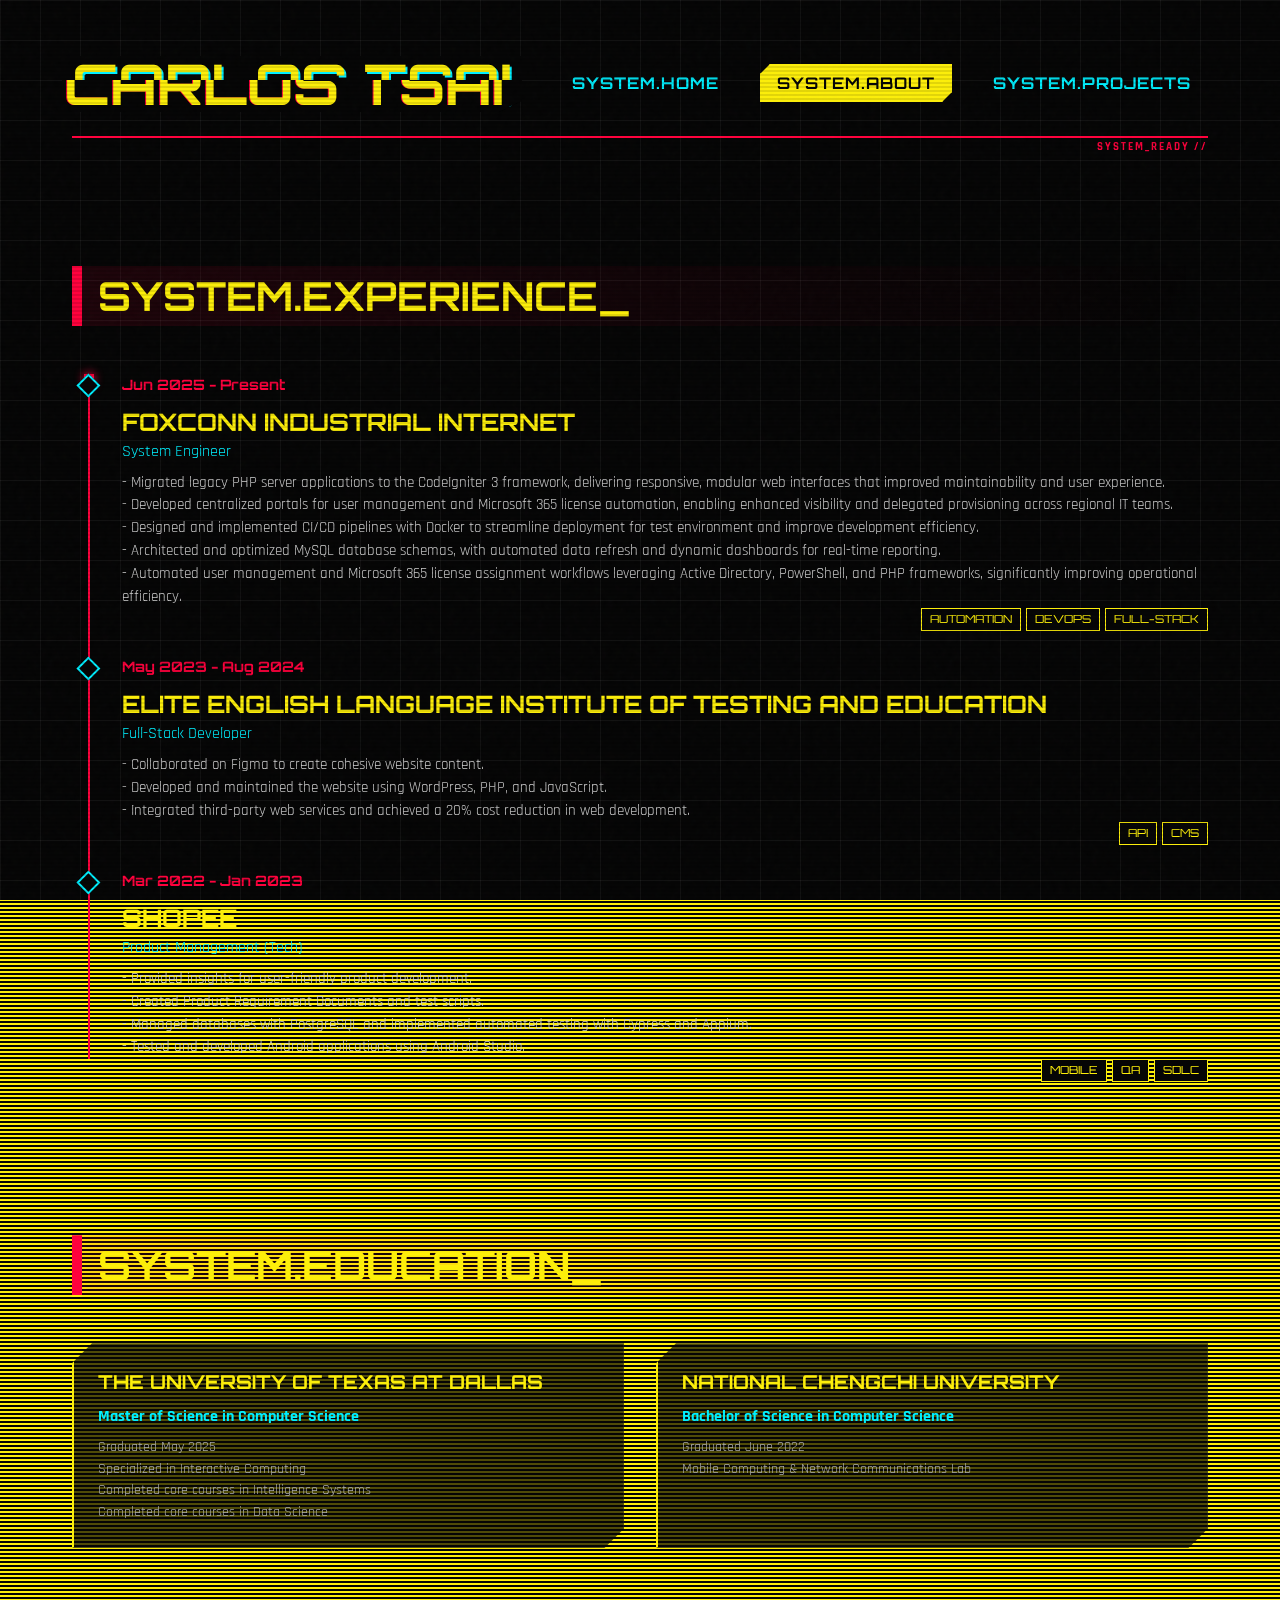
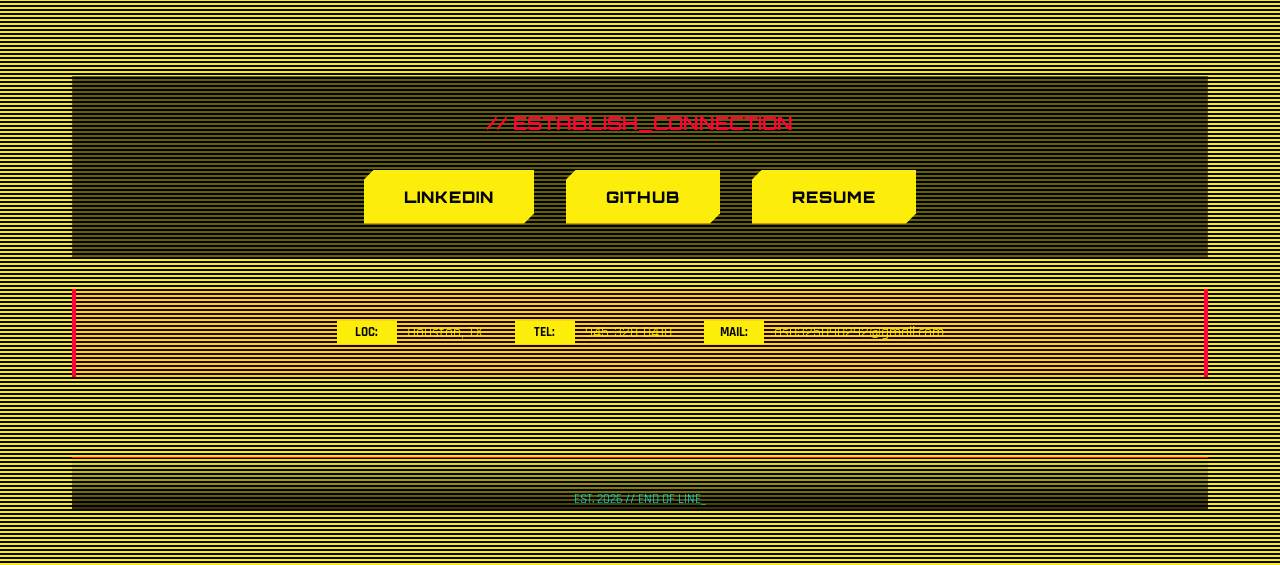
<file: about/index.html>
<!DOCTYPE html>
<html lang="en">

<head>
    <meta charset="UTF-8">
    <meta name="viewport" content="width=device-width, initial-scale=1.0">
    <title>Carlos Tsai | Experience</title>
    <link
        href="https://fonts.googleapis.com/css2?family=Orbitron:wght@400;500;700;900&family=Roboto+Mono:wght@300;400;700&display=swap"
        rel="stylesheet">
    <link rel="stylesheet" href="../styles.css">
    <link rel="icon" type="image/png" href="../assets/icon.png">
</head>

<body>
    <div class="scanlines"></div>
    <div class="overlay"></div>

    <div class="container">
        <header class="cyber-header">
            <h1 class="glitch" data-text="Carlos Tsai">Carlos Tsai</h1>
            <nav class="cyber-nav">
                <ul>
                    <li><a href="../" class="cyber-link">System.Home</a></li>
                    <li><a href="#" class="cyber-link active">System.About</a></li>
                    <li><a href="../projects" class="cyber-link">System.Projects</a></li>
                </ul>
            </nav>
        </header>

        <!-- Work Experience Section -->
        <section id="experience" class="section">
            <h2 class="section-title">System.<wbr>Experience_</h2>
            <div class="timeline">
                <div class="timeline-item">
                    <div class="timeline-date">Jun 2025 - Present</div>
                    <div class="timeline-content">
                        <h3>Foxconn Industrial Internet</h3>
                        <h4>System Engineer</h4>
                        <p>- Migrated legacy PHP server applications to the CodeIgniter 3 framework, delivering
                            responsive, modular web interfaces that improved maintainability and user experience.</p>
                        <p>- Developed centralized portals for user management and Microsoft 365 license automation,
                            enabling enhanced visibility and delegated provisioning across regional IT teams.</p>
                        <p>- Designed and implemented CI/CD pipelines with Docker to streamline deployment for test
                            environment and improve development efficiency.</p>
                        <p>- Architected and optimized MySQL database schemas, with automated data refresh and dynamic
                            dashboards for real-time reporting.</p>
                        <p>- Automated user management and Microsoft 365 license assignment workflows leveraging Active
                            Directory, PowerShell, and PHP frameworks, significantly improving operational efficiency.
                        </p>
                        <span class="tag">Full-Stack</span><span class="tag">DevOps</span><span
                            class="tag">Automation</span>
                    </div>
                </div>
                <div class="timeline-item">
                    <div class="timeline-date">May 2023 - Aug 2024</div>
                    <div class="timeline-content">
                        <h3>Elite English Language Institute of Testing and Education</h3>
                        <h4>Full-Stack Developer</h4>
                        <p>- Collaborated on Figma to create cohesive website content.</p>
                        <p>- Developed and maintained the website using WordPress, PHP, and JavaScript.</p>
                        <p>- Integrated third-party web services and achieved a 20% cost reduction in web development.
                        </p>
                        <span class="tag">CMS</span><span class="tag">API</span>
                    </div>
                </div>
                <div class="timeline-item">
                    <div class="timeline-date">Mar 2022 - Jan 2023</div>
                    <div class="timeline-content">
                        <h3>Shopee</h3>
                        <h4>Product Management (Tech)</h4>
                        <p>- Provided insights for user-friendly product development.</p>
                        <p>- Created Product Requirement Documents and test scripts.</p>
                        <p>- Managed databases with PostgreSQL and implemented automated testing with Cypress and
                            Appium.</p>
                        <p>- Tested and developed Android applications using Android Studio.</p>
                        <span class="tag">SDLC</span><span class="tag">QA</span><span class="tag">Mobile</span>
                    </div>
                </div>
            </div>
        </section>

        <!-- Education Section -->
        <section id="education" class="section">
            <h2 class="section-title">System.<wbr>Education_</h2>
            <div class="grid-container">
                <div class="card education-card">
                    <h3>The University of Texas at Dallas</h3>
                    <div class="subtitle">Master of Science in Computer Science</div>
                    <div class="date">Graduated May 2025</div>
                    <p class="details">Specialized in Interactive Computing</p>
                    <p class="details">Completed core courses in Intelligence Systems</p>
                    <p class="details">Completed core courses in Data Science</p>
                </div>
                <div class="card education-card">
                    <h3>National Chengchi University</h3>
                    <div class="subtitle">Bachelor of Science in Computer Science</div>
                    <div class="date">Graduated June 2022</div>
                    <p class="details">Mobile Computing & Network Communications Lab</p>
                </div>
            </div>
        </section>

        <!-- Links Section -->
        <section id="links" class="links-section">
            <div class="cyber-card">
                <h3>// ESTABLISH_CONNECTION</h3>
                <div class="social-links">
                    <a href="https://www.linkedin.com/in/carlostsai/" target="_blank" class="cyber-button">
                        <span class="icon">LINKEDIN</span>
                    </a>
                    <a href="https://github.com/xxittysnxx" target="_blank" class="cyber-button">
                        <span class="icon">GITHUB</span>
                    </a>
                    <a href="../assets/CV.pdf" target="_blank" class="cyber-button"> <!-- Resume Placeholder -->
                        <span class="icon">RESUME</span>
                    </a>
                </div>
            </div>
            <div class="contact-section">
                <div class="contact-details">
                    <p><span class="label">LOC:</span> Houston, TX</p>
                    <p><span class="label">TEL:</span> <a href="sms:9453280418"
                            style="color: inherit; text-decoration: none;">945-328-0418</a></p>
                    <p><span class="label">MAIL:</span> <a href="mailto:as0325090292@gmail.com"
                            style="color: inherit; text-decoration: none;">as0325090292@gmail.com</a></p>
                </div>
            </div>
        </section>

        <footer class="cyber-footer">
            <p>EST. 2026 // END OF LINE_</p>
        </footer>
    </div>
</body>

</html>
</file>
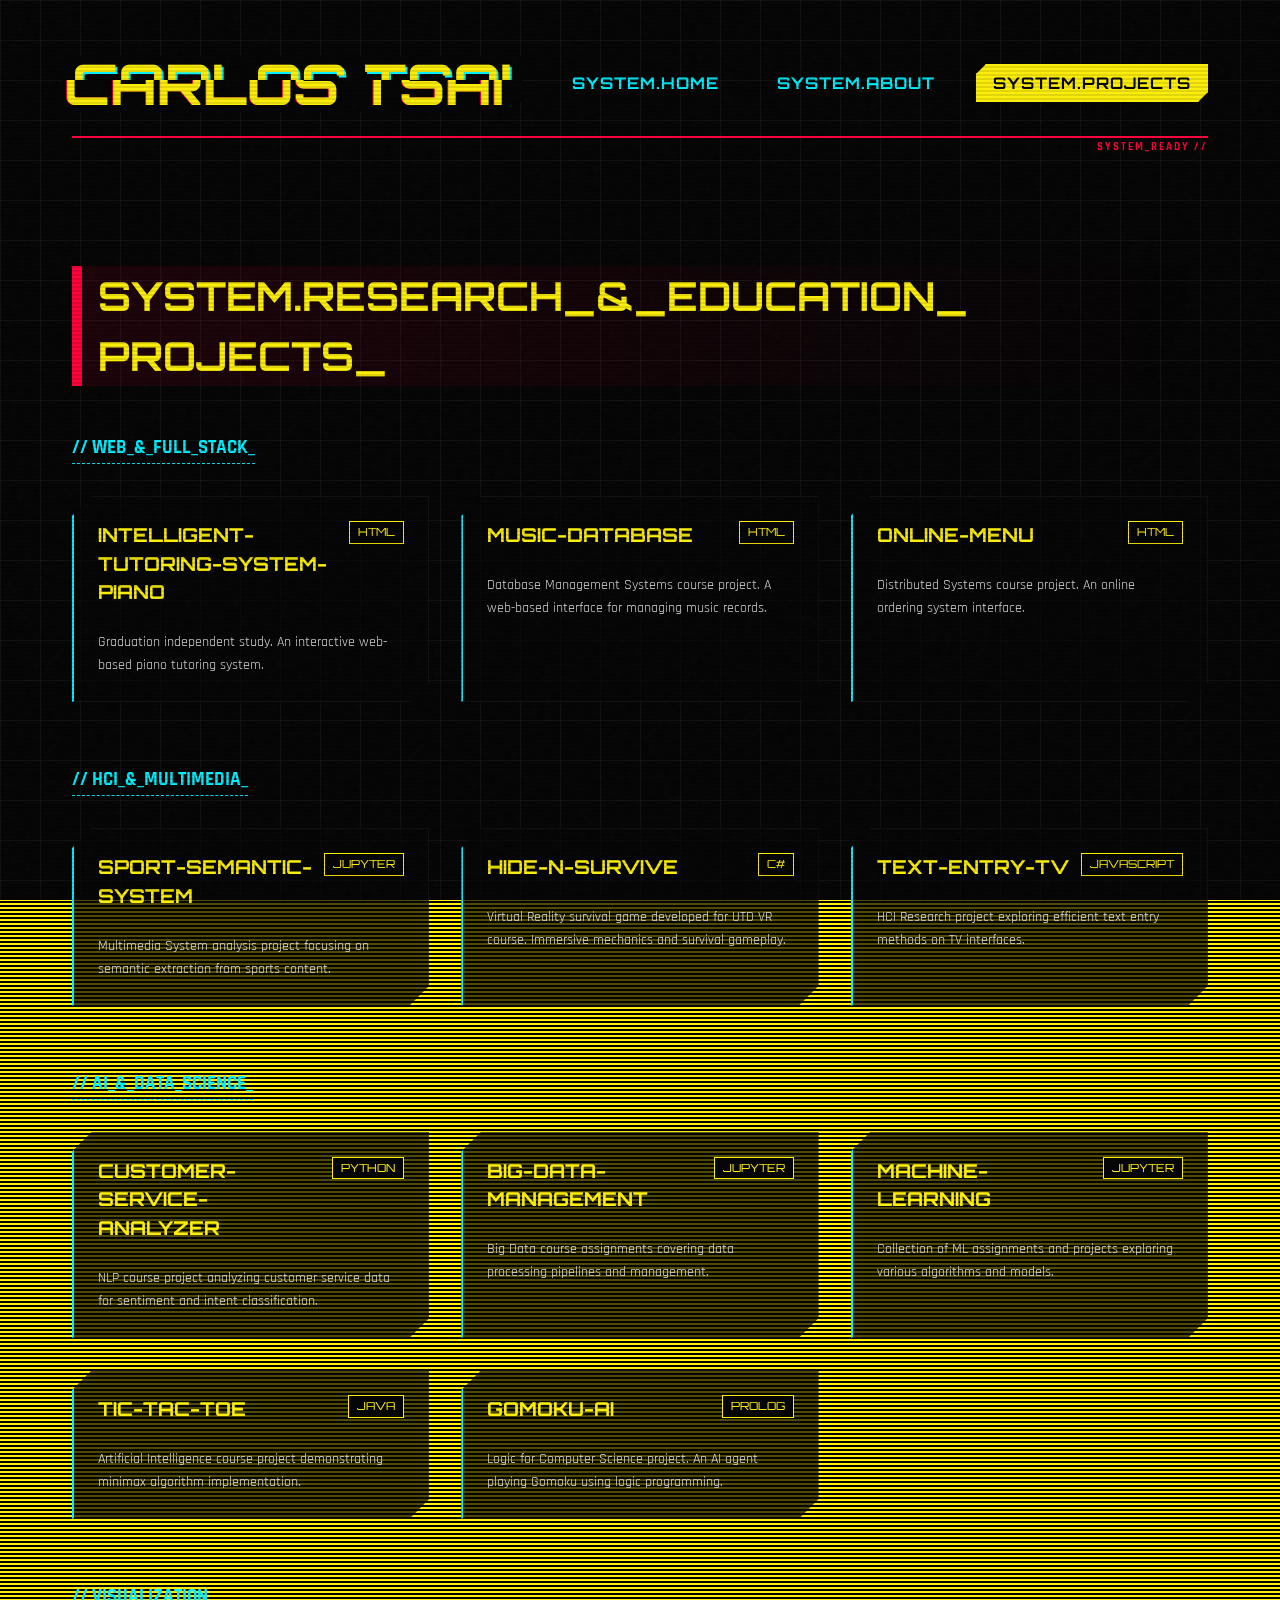
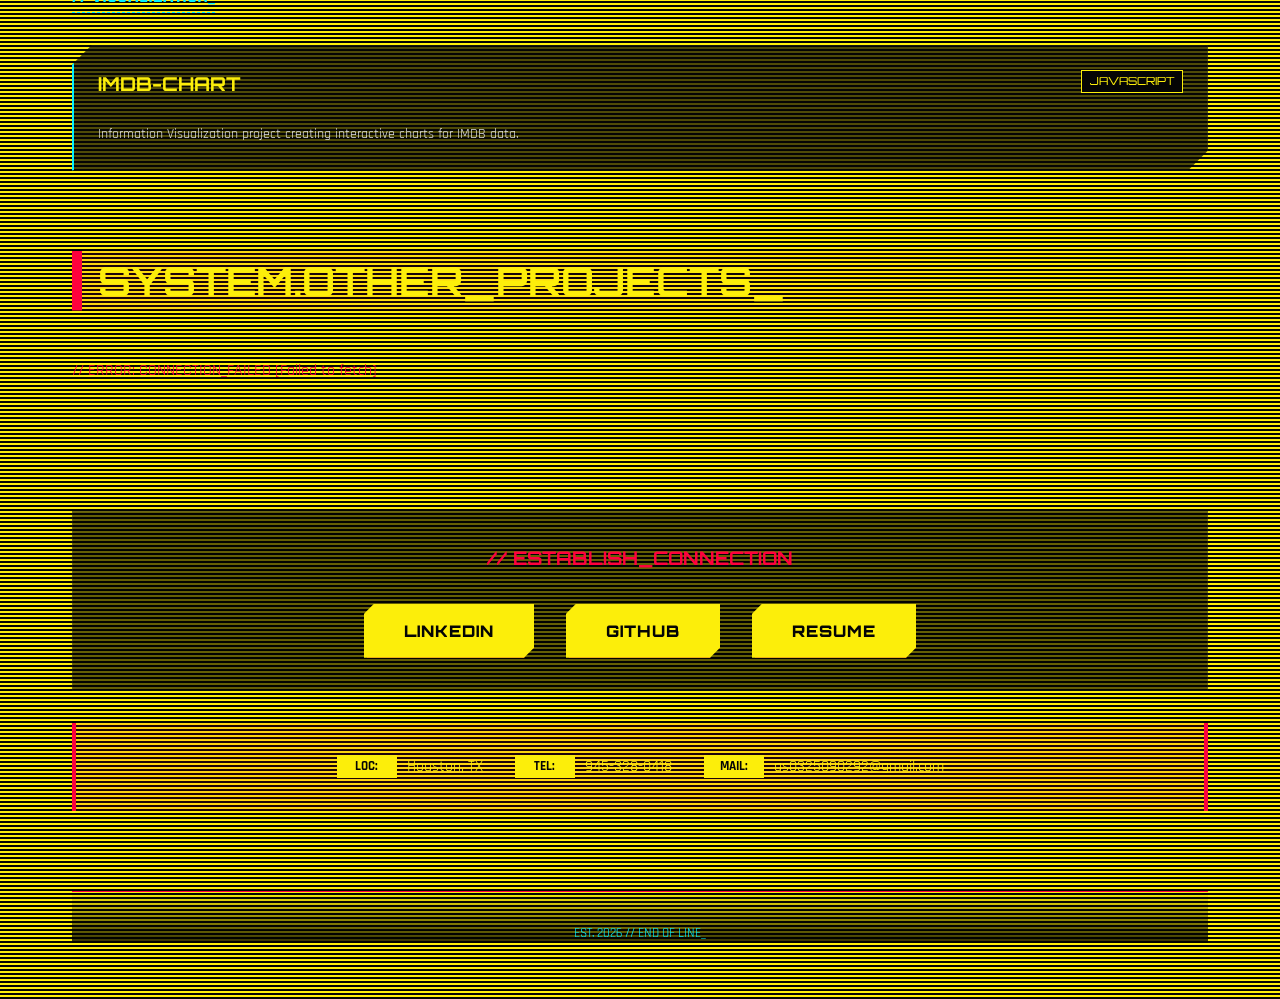
<file: projects/index.html>
<!DOCTYPE html>
<html lang="en">

<head>
    <meta charset="UTF-8">
    <meta name="viewport" content="width=device-width, initial-scale=1.0">
    <title>Carlos Tsai | Projects</title>
    <link
        href="https://fonts.googleapis.com/css2?family=Orbitron:wght@400;500;700;900&family=Roboto+Mono:wght@300;400;700&display=swap"
        rel="stylesheet">
    <link rel="stylesheet" href="../styles.css">
    <link rel="icon" type="image/png" href="../assets/icon.png">
</head>

<body>
    <div class="scanlines"></div>
    <div class="overlay"></div>

    <div class="container">
        <header class="cyber-header">
            <h1 class="glitch" data-text="Carlos Tsai">Carlos Tsai</h1>
            <nav class="cyber-nav">
                <ul>
                    <li><a href="../" class="cyber-link">System.Home</a></li>
                    <li><a href="../about" class="cyber-link">System.About</a></li>
                    <li><a href="#" class="cyber-link active">System.Projects</a></li>
                </ul>
            </nav>
        </header>

        <!-- Projects Section -->
        <section id="projects" class="section">
            <h2 class="section-title">System.<wbr>Research_<wbr>&_<wbr>Education_<wbr>Projects_</h2>

            <!-- 1. Web & Full Stack -->
            <h3 class="subsection-title" id="web">// WEB_&_FULL_STACK_</h3>
            <div class="projects-grid">
                <a href="https://github.com/xxittysnxx/intelligent-tutoring-system-piano" target="_blank"
                    class="project-card">
                    <div class="card-header">
                        <h4>intelligent-tutoring-system-piano</h4>
                        <span class="lang-tag">HTML</span>
                    </div>
                    <p>Graduation independent study. An interactive web-based piano tutoring system.</p>
                </a>

                <a href="https://github.com/xxittysnxx/music-database" target="_blank" class="project-card">
                    <div class="card-header">
                        <h4>music-database</h4>
                        <span class="lang-tag">HTML</span>
                    </div>
                    <p>Database Management Systems course project. A web-based interface for managing music records.</p>
                </a>

                <a href="https://github.com/xxittysnxx/online-menu" target="_blank" class="project-card">
                    <div class="card-header">
                        <h4>online-menu</h4>
                        <span class="lang-tag">HTML</span>
                    </div>
                    <p>Distributed Systems course project. An online ordering system interface.</p>
                </a>
            </div>

            <!-- 2. HCI & Multimedia -->
            <h3 class="subsection-title" id="hci" style="margin-top: 4rem;">// HCI_&_MULTIMEDIA_</h3>
            <div class="projects-grid">
                <a href="https://github.com/xxittysnxx/sport-semantic-system" target="_blank" class="project-card">
                    <div class="card-header">
                        <h4>sport-semantic-system</h4>
                        <span class="lang-tag">Jupyter</span>
                    </div>
                    <p>Multimedia System analysis project focusing on semantic extraction from sports content.</p>
                </a>

                <a href="https://github.com/xxittysnxx/hide-n-survive" target="_blank" class="project-card">
                    <div class="card-header">
                        <h4>hide-n-survive</h4>
                        <span class="lang-tag">C#</span>
                    </div>
                    <p>Virtual Reality survival game developed for UTD VR course. Immersive mechanics and survival
                        gameplay.</p>
                </a>

                <a href="https://github.com/xxittysnxx/text-entry-tv" target="_blank" class="project-card">
                    <div class="card-header">
                        <h4>text-entry-tv</h4>
                        <span class="lang-tag">JavaScript</span>
                    </div>
                    <p>HCI Research project exploring efficient text entry methods on TV interfaces.</p>
                </a>
            </div>

            <!-- 3. AI & Data Science -->
            <h3 class="subsection-title" id="ai" style="margin-top: 4rem;">// AI_&_DATA_SCIENCE_</h3>
            <div class="projects-grid">
                <a href="https://github.com/xxittysnxx/customer-service-analyzer" target="_blank" class="project-card">
                    <div class="card-header">
                        <h4>customer-service-analyzer</h4>
                        <span class="lang-tag">Python</span>
                    </div>
                    <p>NLP course project analyzing customer service data for sentiment and intent classification.</p>
                </a>

                <a href="https://github.com/xxittysnxx/big-data-management" target="_blank" class="project-card">
                    <div class="card-header">
                        <h4>big-data-management</h4>
                        <span class="lang-tag">Jupyter</span>
                    </div>
                    <p>Big Data course assignments covering data processing pipelines and management.</p>
                </a>

                <a href="https://github.com/xxittysnxx/machine-learning" target="_blank" class="project-card">
                    <div class="card-header">
                        <h4>machine-learning</h4>
                        <span class="lang-tag">Jupyter</span>
                    </div>
                    <p>Collection of ML assignments and projects exploring various algorithms and models.</p>
                </a>

                <a href="https://github.com/xxittysnxx/tic-tac-toe" target="_blank" class="project-card">
                    <div class="card-header">
                        <h4>tic-tac-toe</h4>
                        <span class="lang-tag">Java</span>
                    </div>
                    <p>Artificial Intelligence course project demonstrating minimax algorithm implementation.</p>
                </a>

                <a href="https://github.com/xxittysnxx/gomoku-ai" target="_blank" class="project-card">
                    <div class="card-header">
                        <h4>gomoku-ai</h4>
                        <span class="lang-tag">Prolog</span>
                    </div>
                    <p>Logic for Computer Science project. An AI agent playing Gomoku using logic programming.</p>
                </a>
            </div>

            <!-- 4. Visualization -->
            <h3 class="subsection-title" id="viz" style="margin-top: 4rem;">// VISUALIZATION_</h3>
            <div class="projects-grid">
                <a href="https://github.com/xxittysnxx/imdb-chart" target="_blank" class="project-card">
                    <div class="card-header">
                        <h4>imdb-chart</h4>
                        <span class="lang-tag">JavaScript</span>
                    </div>
                    <p>Information Visualization project creating interactive charts for IMDB data.</p>
                </a>
            </div>

            <!-- Auto-Fetched Projects Section -->
            <div id="other-projects-container" style="margin-top: 5rem;">
                <h2 class="section-title">System.<wbr>Other_<wbr>Projects_</h2>
                <div class="projects-grid" id="other-projects-grid">
                    <!-- Content populated by script.js -->
                </div>
            </div>
        </section>

        <!-- Links Section -->
        <section id="links" class="links-section">
            <div class="cyber-card">
                <h3>// ESTABLISH_CONNECTION</h3>
                <div class="social-links">
                    <a href="https://www.linkedin.com/in/carlostsai/" target="_blank" class="cyber-button">
                        <span class="icon">LINKEDIN</span>
                    </a>
                    <a href="https://github.com/xxittysnxx" target="_blank" class="cyber-button">
                        <span class="icon">GITHUB</span>
                    </a>
                    <a href="../assets/CV.pdf" target="_blank" class="cyber-button"> <!-- Resume Placeholder -->
                        <span class="icon">RESUME</span>
                    </a>
                </div>
            </div>
            <div class="contact-section">
                <div class="contact-details">
                    <p><span class="label">LOC:</span> Houston, TX</p>
                    <p><span class="label">TEL:</span> <a href="sms:9453280418"
                            style="color: inherit; text-decoration: none;">945-328-0418</a></p>
                    <p><span class="label">MAIL:</span> <a href="mailto:as0325090292@gmail.com"
                            style="color: inherit; text-decoration: none;">as0325090292@gmail.com</a></p>
                </div>
            </div>
        </section>

        <footer class="cyber-footer">
            <p>EST. 2026 // END OF LINE_</p>
        </footer>
    </div>
    <script src="../script.js"></script>
</body>

</html>
</file>
<file: styles.css>
/* Cyberpunk 2077 Theme - CD Projekt Red */
/* CSS Variables */
@import url('https://fonts.googleapis.com/css2?family=Rajdhani:wght@400;500;600;700&family=Rubik+Glitch&display=swap');

:root {
    --cp-yellow: #FCEE0A;
    --cp-black: #050505;
    --cp-dark-bg: #121212;
    --cp-cyan: #00F0FF;
    --cp-red: #FF003C;
    --cp-pale-red: #ff5e7d;
    --cp-grid-color: rgba(255, 255, 255, 0.05);

    /* Updated Fonts */
    --font-display: 'Orbitron', sans-serif;
    /* Matches CP2077 Logo */
    --font-mono: 'Rajdhani', sans-serif;
    /* Matches "Ultimate Edition" / UI */

    --clip-angle: 15px;
}

* {
    box-sizing: border-box;
    margin: 0;
    padding: 0;
}

::selection {
    background: var(--cp-cyan);
    color: var(--cp-black);
}

body {
    background-color: var(--cp-yellow);
    background-image:
        repeating-linear-gradient(0deg,
            transparent,
            transparent 1px,
            var(--cp-black) 1px,
            var(--cp-black) 3px);
    background-size: 100% 4px;
    color: var(--cp-yellow);
    font-family: var(--font-mono);
    overflow-x: hidden;
    line-height: 1.5;
    min-height: 100vh;
    animation: fadeIn 1s ease-out;
}

@keyframes fadeIn {
    from {
        opacity: 0;
        transform: translateY(20px);
    }

    to {
        opacity: 1;
        transform: translateY(0);
    }
}

/* Authentic CP2077 Background Wrapper */
body::before {
    content: "";
    position: fixed;
    top: 0;
    left: 0;
    width: 100%;
    height: 100%;
    background: var(--cp-black);
    z-index: -2;
}

body::after {
    content: "";
    position: fixed;
    top: 0;
    left: 0;
    width: 100vw;
    height: 100vh;
    background:
        linear-gradient(90deg, var(--cp-grid-color) 1px, transparent 1px),
        linear-gradient(180deg, var(--cp-grid-color) 1px, transparent 1px);
    background-size: 40px 40px;
    z-index: -1;
    pointer-events: none;
}

/* Gritty Texture Overlay */
.overlay {
    position: fixed;
    top: 0;
    left: 0;
    width: 100vw;
    height: 100vh;
    background: url('data:image/svg+xml;utf8,%3Csvg viewBox="0 0 200 200" xmlns="http://www.w3.org/2000/svg"%3E%3Cfilter id="noiseFilter"%3E%3CfeTurbulence type="fractalNoise" baseFrequency="0.65" numOctaves="3" stitchTiles="stitch"/%3E%3C/filter%3E%3Crect width="100%25" height="100%25" filter="url(%23noiseFilter)" opacity="0.05"/%3E%3C/svg%3E');
    pointer-events: none;
    z-index: 1000;
    opacity: 0.4;
}

/* Scanline Effect */
.scanlines {
    position: fixed;
    top: 0;
    left: 0;
    width: 100%;
    height: 100%;
    background: linear-gradient(to bottom, rgba(255, 255, 255, 0), rgba(255, 255, 255, 0) 50%, rgba(0, 0, 0, 0.1) 50%, rgba(0, 0, 0, 0.1));
    background-size: 100% 4px;
    pointer-events: none;
    z-index: 1001;
    animation: scrollLines 5s linear infinite;
}

@keyframes scrollLines {
    0% {
        background-position: 0 0;
    }

    100% {
        background-position: 0 100%;
    }
}

/* Main Container */
.container {
    max-width: 1200px;
    margin: 0 auto;
    padding: 2rem;
    position: relative;
    z-index: 10;
}

/* Header & Nav */
.cyber-header {
    display: flex;
    justify-content: space-between;
    align-items: center;
    padding: 1.5rem 0;
    margin-bottom: 4rem;
    border-bottom: 2px solid var(--cp-red);
    position: relative;
}

.cyber-header::before {
    content: "SYSTEM_READY //";
    position: absolute;
    bottom: -20px;
    right: 0;
    font-size: 0.7rem;
    color: var(--cp-red);
    font-weight: bold;
    letter-spacing: 2px;
}

.cyber-header h1 {
    font-family: var(--font-display);
    font-size: 3.5rem;
    line-height: 1;
    text-transform: uppercase;
    color: var(--cp-yellow);
    background: var(--cp-black);
    padding: 0 10px;
    margin-left: -10px;
    text-shadow: 2px 2px 0px var(--cp-cyan);
    position: relative;
    clip-path: polygon(0 0, 100% 0, 100% 80%, 95% 100%, 0 100%);
}

/* Navigation - HUD Style */
.cyber-nav ul {
    list-style: none;
    display: flex;
    gap: 1.5rem;
}

.cyber-link {
    text-decoration: none;
    color: var(--cp-cyan);
    font-family: var(--font-display);
    font-weight: 700;
    font-size: 1rem;
    text-transform: uppercase;
    letter-spacing: 1px;
    padding: 0.5rem 1rem;
    border: 1px solid transparent;
    transition: all 0.2s ease;
    clip-path: polygon(10px 0, 100% 0, 100% calc(100% - 10px), calc(100% - 10px) 100%, 0 100%, 0 10px);
}

.cyber-link:hover,
.cyber-link.active {
    background: var(--cp-cyan);
    color: var(--cp-black);
    border-color: var(--cp-cyan);
    box-shadow: 2px 2px 0 var(--cp-red);
}

.cyber-link.active {
    background: var(--cp-yellow);
    border-color: var(--cp-yellow);
    box-shadow: 2px 2px 0 var(--cp-cyan);
}

/* CP2077 Glitch Effect */
.glitch {
    position: relative;
}

.glitch::before,
.glitch::after {
    content: attr(data-text);
    position: absolute;
    top: 0;
    left: 0;
    width: 100%;
    height: 100%;
    background: var(--cp-black);
}

.glitch::before {
    left: 2px;
    text-shadow: -1px 0 var(--cp-red);
    clip: rect(24px, 550px, 90px, 0);
    animation: cp-glitch-anim 2.5s infinite linear alternate-reverse;
}

.glitch::after {
    left: -2px;
    text-shadow: -1px 0 var(--cp-cyan);
    clip: rect(85px, 550px, 140px, 0);
    animation: cp-glitch-anim 2s infinite linear alternate-reverse;
}

@keyframes cp-glitch-anim {
    0% {
        clip: rect(10px, 9999px, 80px, 0);
        transform: skew(0.5deg);
    }

    5% {
        clip: rect(30px, 9999px, 10px, 0);
        transform: skew(0.5deg);
    }

    10% {
        clip: rect(70px, 9999px, 90px, 0);
        transform: skew(-1deg);
    }

    15% {
        clip: rect(20px, 9999px, 50px, 0);
        transform: skew(0.2deg);
    }

    20% {
        clip: rect(60px, 9999px, 10px, 0);
        transform: skew(0.1deg);
    }

    100% {
        clip: rect(80px, 9999px, 30px, 0);
        transform: skew(0deg);
    }
}

/* Hero Section */
.hero-section {
    display: flex;
    flex-direction: column;
    align-items: center;
    gap: 2rem;
    background: rgba(5, 5, 5, 0.85);
    padding: 3rem;
    border: 1px solid var(--cp-yellow);
    position: relative;
    max-width: 900px;
    margin: 0 auto;
}

.hero-section::before {
    content: "";
    position: absolute;
    top: -5px;
    left: -5px;
    width: 20px;
    height: 20px;
    border-top: 2px solid var(--cp-yellow);
    border-left: 2px solid var(--cp-yellow);
}

.hero-section::after {
    content: "";
    position: absolute;
    bottom: -5px;
    right: -5px;
    width: 20px;
    height: 20px;
    border-bottom: 2px solid var(--cp-yellow);
    border-right: 2px solid var(--cp-yellow);
}

/* Profile Photo */
.profile-container {
    display: flex;
    justify-content: center;
    position: relative;
    margin-bottom: 1rem;
}

.profile-frame {
    width: 250px;
    height: 250px;
    position: relative;
    clip-path: polygon(15% 0, 100% 0, 100% 85%, 85% 100%, 0 100%, 0 15%);
    background: var(--cp-yellow);
    padding: 2px;
}

.profile-img {
    width: 100%;
    height: 100%;
    object-fit: cover;
    clip-path: polygon(15% 0, 100% 0, 100% 85%, 85% 100%, 0 100%, 0 15%);
    transition: filter 0.3s;
}

/* Profile Glitch Toggle Effect */
.profile-img.glitching {
    animation: glitch-swap 0.6s cubic-bezier(0.25, 0.46, 0.45, 0.94) both;
}

@keyframes glitch-swap {
    0% {
        transform: translate(0);
        opacity: 1;
        filter: grayscale(0%);
    }

    20% {
        transform: translate(-5px, 5px);
        clip-path: polygon(0 0, 100% 0, 100% 35%, 0 35%);
        filter: grayscale(100%) contrast(200%) hue-rotate(90deg);
        opacity: 0.8;
    }

    40% {
        transform: translate(5px, -5px);
        clip-path: polygon(0 65%, 100% 65%, 100% 100%, 0 100%);
        filter: grayscale(100%) contrast(150%) hue-rotate(180deg);
        opacity: 0.5;
    }

    50% {
        opacity: 0;
        /* Moment of swap */
        transform: scale(1.1);
    }

    60% {
        transform: translate(-5px, 5px);
        clip-path: polygon(0 0, 100% 0, 100% 35%, 0 35%);
        filter: grayscale(100%) contrast(200%) hue-rotate(270deg);
        opacity: 0.5;
    }

    80% {
        transform: translate(5px, -5px);
        clip-path: polygon(0 65%, 100% 65%, 100% 100%, 0 100%);
        filter: grayscale(100%) contrast(150%);
        opacity: 0.8;
    }

    100% {
        transform: translate(0);
        opacity: 1;
        filter: grayscale(0%);
        clip-path: polygon(15% 0, 100% 0, 100% 85%, 85% 100%, 0 100%, 0 15%);
        /* Restore original shape */
    }
}

.frame-corner {
    display: none;
}

/* Removed old styling elements */

/* Terminal / Shard Style Info */
.terminal-window {
    background: transparent;
    border: none;
    box-shadow: none;
    margin: 0 auto 2rem auto;
    text-align: center;
}

.terminal-header {
    background: var(--cp-red);
    color: var(--cp-black);
    padding: 5px 15px;
    font-weight: bold;
    font-family: var(--font-display);
    text-transform: uppercase;
    letter-spacing: 1px;
    clip-path: polygon(0 0, 100% 0, 95% 100%, 0 100%);
    width: fit-content;
    margin: 0 auto 1rem auto;
}

.terminal-header .dot {
    display: none;
}

.terminal-header .title {
    margin-left: 0;
    color: var(--cp-black);
    font-size: 0.9rem;
}

.terminal-body {
    padding: 0;
    color: var(--cp-cyan);
    font-size: 1rem;
    border-left: none;
    border-top: 2px solid var(--cp-cyan);
    padding-top: 15px;
    padding-left: 0;
    text-align: left;
    width: 600px;
    max-width: 600px;
    margin: 0 auto;
}

/* Terminal Utilities */
.typing-line::after {
    content: '▋';
    animation: blink 1s step-end infinite;
    color: var(--cp-yellow);
    margin-left: 5px;
}

@keyframes blink {
    50% {
        opacity: 0;
    }
}

.highlight {
    color: var(--cp-yellow);
    font-weight: bold;
}

.neon-text {
    color: var(--cp-cyan);
    text-shadow: 0 0 5px var(--cp-cyan);
}

/* Bio Section */
.bio-section {
    text-align: center;
    margin-top: 0;
    padding: 0;
    border: none;
    width: 100%;
}

.role-title {
    font-family: var(--font-display);
    color: var(--cp-yellow);
    font-size: 2.5rem;
    text-transform: uppercase;
    margin-bottom: 0.5rem;
    text-shadow: 2px 2px 0 var(--cp-red);
}

.role-company {
    color: var(--cp-cyan);
    font-family: var(--font-mono);
    font-size: 1.2rem;
    margin-bottom: 2rem;
    border-bottom: 1px solid var(--cp-red);
    display: inline-block;
    padding-bottom: 0.5rem;
}

.bio-text {
    color: #e0e0e0;
    font-size: 1.1rem;
    line-height: 1.8;
    margin: 0 auto 2.5rem auto;
    max-width: 700px;
}

/* Contact Details */
.contact-details {
    background: rgba(255, 0, 60, 0.1);
    /* Low opacity red */
    padding: 1.5rem;
    border-left: 4px solid var(--cp-red);
    border-right: 4px solid var(--cp-red);
    /* Symmetric look */
    display: flex;
    justify-content: center;
    gap: 2rem;
    flex-wrap: wrap;
    margin-top: 2rem;
}

.contact-details p {
    margin: 0.5rem 0;
    display: flex;
    align-items: center;
}

.contact-details .label {
    background: var(--cp-yellow);
    color: var(--cp-black);
    padding: 2px 5px;
    font-weight: bold;
    margin-right: 10px;
    font-size: 0.8rem;
    min-width: 60px;
    display: inline-block;
    text-align: center;
}

.contact-details a:hover {
    color: var(--cp-cyan) !important;
    transform: translate(-2px, -2px);
}

.skills-section {
    width: 100%;
}

/* Skills HUD */
.skills-hud {
    margin-top: 2rem;
    border: 1px solid var(--cp-grid-color);
    background: rgba(0, 0, 0, 0.4);
    padding: 1.5rem;
    position: relative;
    max-width: 800px;
    margin: 0 auto 2rem auto;
}

.skills-grid {
    display: grid;
    grid-template-columns: 1fr 1fr;
    gap: 1rem 2rem;
}

.skills-hud::before {
    content: '';
    position: absolute;
    top: -5px;
    right: -5px;
    width: 20px;
    height: 20px;
    border-top: 2px solid var(--cp-cyan);
    border-right: 2px solid var(--cp-cyan);
}

.hud-title {
    color: var(--cp-pale-red);
    font-size: 0.8rem;
    margin-bottom: 1.5rem;
    letter-spacing: 2px;
    border-bottom: 1px dotted var(--cp-pale-red);
    padding-bottom: 5px;
    text-align: left;
}

.skill-bar {
    display: flex;
    align-items: center;
    margin-bottom: 0.5rem;
}

.skill-name {
    width: 100px;
    font-size: 0.8rem;
    color: var(--cp-cyan);
    font-weight: bold;
    text-align: left;
}

.progress-track {
    flex-grow: 1;
    height: 10px;
    background: #111;
    border: 1px solid #333;
    position: relative;
    clip-path: polygon(0 0, 100% 0, 100% 100%, 10px 100%, 0 calc(100% - 10px));
    min-width: 100px;
    /* Ensure it doesn't collapse */
}

.progress-fill {
    height: 100%;
    background: var(--cp-yellow);
    box-shadow: 0 0 10px var(--cp-yellow);
    animation: loadSkill 1.5s ease-out forwards;
    width: 0;
    /* Animated to width */
}

@keyframes loadSkill {
    to {
        width: var(--final-width, 100%);
    }

    /* JS would set variable, but for now we rely on inline style width and standard animation fills parent, wait - actually just animating 'width' from 0 doesn't work well with inline styles unless we set keyframes dynamically. Let's use a simpler transform approach or just let it start at width. */
    /* Revised animation approach below */
}

/* Overriding animation for simplicity in pure CSS: */
.progress-fill {
    animation: none;
}

/* Links & Buttons */
.links-section {
    margin-top: 4rem;
    text-align: center;
}

.cyber-card {
    background: rgba(0, 0, 0, 0.6);
    border: 1px solid var(--cp-grid-color);
    padding: 2rem;
}

.cyber-card h3 {
    color: var(--cp-red);
    font-family: var(--font-display);
    text-transform: uppercase;
    border-bottom: none;
}

.social-links {
    display: flex;
    justify-content: center;
    gap: 2rem;
    margin-top: 2rem;
}

.cyber-button {
    position: relative;
    display: inline-block;
    padding: 15px 40px;
    background: var(--cp-yellow);
    color: var(--cp-black);
    text-decoration: none;
    font-family: var(--font-display);
    font-weight: 900;
    text-transform: uppercase;
    letter-spacing: 1px;
    clip-path: polygon(10px 0, 100% 0, 100% calc(100% - 10px), calc(100% - 10px) 100%, 0 100%, 0 10px);
    transition: all 0.2s cubic-bezier(0.645, 0.045, 0.355, 1);
    border: none;
    box-shadow: 3px 3px 0 var(--cp-red);
}

.cyber-button:hover {
    background: var(--cp-cyan);
    box-shadow: -3px 3px 0 var(--cp-yellow);
    transform: translate(-2px, -2px);
    color: var(--cp-black);
}

.cyber-button .icon {
    position: relative;
    z-index: 2;
}

/* Footer */
.cyber-footer {
    margin-top: 5rem;
    text-align: center;
    color: var(--cp-cyan);
    font-size: 0.8rem;
    margin-bottom: 1.5rem;
    border-top: 1px solid var(--cp-red);
    padding-top: 2rem;
    background: linear-gradient(to top, rgba(0, 0, 0, 0.8), transparent);
}

/* --- Content Page Styles (About & Projects) --- */

.section {
    padding: 4rem 0;
}

.section-title {
    font-family: var(--font-display);
    color: var(--cp-yellow);
    font-size: 2.5rem;
    margin-bottom: 3rem;
    text-transform: uppercase;
    border-left: 10px solid var(--cp-red);
    padding-left: 1rem;
    background: linear-gradient(90deg, rgba(255, 0, 60, 0.1), transparent);
    clip-path: polygon(0 0, 100% 0, 95% 100%, 0 100%);
}

.subsection-title {
    font-family: var(--font-mono);
    color: var(--cp-cyan);
    margin-bottom: 2rem;
    font-size: 1.2rem;
    border-bottom: 1px dashed var(--cp-cyan);
    display: inline-block;
}

/* Timeline */
.timeline {
    border-left: 2px solid var(--cp-red);
    margin-left: 1rem;
    padding-left: 2rem;
    position: relative;
}

.timeline::before {
    content: '';
    position: absolute;
    top: 0;
    left: -6px;
    width: 10px;
    height: 10px;
    background: var(--cp-red);
    box-shadow: 0 0 10px var(--cp-red);
}

.timeline-item {
    margin-bottom: 3rem;
    position: relative;
}

.timeline-item::before {
    content: '';
    position: absolute;
    left: -2.6rem;
    top: 0.2rem;
    width: 0.8rem;
    height: 0.8rem;
    background: var(--cp-black);
    border: 2px solid var(--cp-cyan);
    border-radius: 0;
    transform: rotate(45deg);
}

.timeline-date {
    font-family: var(--font-display);
    color: var(--cp-red);
    font-size: 0.9rem;
    margin-bottom: 0.5rem;
    font-weight: bold;
}

.timeline-content h3 {
    color: var(--cp-yellow);
    font-size: 1.5rem;
    font-family: var(--font-display);
    text-transform: uppercase;
}

.timeline-content h4 {
    color: var(--cp-cyan);
    font-family: var(--font-mono);
    font-weight: normal;
    margin-bottom: 0.5rem;
}

.timeline-content p {
    color: #ccc;
    font-size: 0.95rem;
}

/* Grid & Cards */
.grid-container,
.projects-grid {
    display: grid;
    grid-template-columns: repeat(auto-fit, minmax(300px, 1fr));
    gap: 2rem;
}

.card,
.project-card {
    display: block;
    background: rgba(5, 5, 5, 0.7);
    border: 1px solid var(--cp-grid-color);
    padding: 1.5rem;
    text-decoration: none;
    transition: all 0.2s ease;
    clip-path: polygon(20px 0, 100% 0, 100% calc(100% - 20px), calc(100% - 20px) 100%, 0 100%, 0 20px);
    border-left: 2px solid var(--cp-cyan);
}

.education-card {
    border-left-color: var(--cp-yellow);
}

.project-card:hover,
.card:hover {
    background: rgba(0, 240, 255, 0.1);
    transform: translate(-5px, -5px);
    box-shadow: 5px 5px 0 var(--cp-red);
    border-color: var(--cp-cyan);
}

.card h3,
.project-card h4 {
    color: var(--cp-yellow);
    font-family: var(--font-display);
    font-size: 1.2rem;
    margin-bottom: 0.5rem;
    text-transform: uppercase;
}

.subtitle {
    color: var(--cp-cyan);
    font-weight: bold;
    margin-bottom: 0.5rem;
}

.date,
.details {
    color: #aaa;
    font-size: 0.9rem;
    font-family: var(--font-mono);
}

/* Tags */
.lang-tag,
.tag {
    float: right;
    font-size: 0.7rem;
    background: var(--cp-black);
    color: var(--cp-yellow);
    border: 1px solid var(--cp-yellow);
    padding: 2px 8px;
    font-family: var(--font-display);
    text-transform: uppercase;
    margin-left: 5px;
}

.card-header {
    display: flex;
    justify-content: space-between;
    align-items: flex-start;
    margin-bottom: 1rem;
}

.project-card p {
    clear: both;
    color: #ddd;
    font-size: 0.9rem;
    line-height: 1.6;
}

/* Responsive */
/* Responsive Design */

/* Tablet & Smaller Laptops (Main Breakpoint raised to 950px to fix 853px issues) */
@media (max-width: 950px) {
    .container {
        padding: 1rem;
    }

    .hero-section {
        display: flex;
        flex-direction: column;
        padding: 2rem 1rem;
        width: 100%;
        gap: 2rem;
    }

    .terminal-body {
        width: 100%;
        max-width: 100%;
        text-align: left;
        padding-right: 1rem;
    }

    .cyber-header {
        flex-direction: column;
        gap: 1.5rem;
        margin-bottom: 2rem;
        text-align: center;
    }

    .cyber-header h1 {
        font-size: 2.5rem;
        margin-left: 0;
    }

    .cyber-header::before {
        display: none;
    }

    .cyber-nav ul {
        flex-wrap: wrap;
        justify-content: center;
        gap: 1rem;
        padding: 0;
    }

    .bio-text {
        width: 100%;
        padding: 0 1rem;
    }
}

/* Mobile Devices */
@media (max-width: 480px) {
    .container {
        padding: 0.5rem;
    }

    .cyber-header h1 {
        font-size: 1.6rem;
        /* Further reduce for very small screens */
        padding: 0 5px;
    }

    /* Fix Terminal Text Overflow */
    .terminal-body {
        font-size: 0.9rem;
        width: 100%;
        overflow-x: hidden;
        word-wrap: break-word;
        /* Crucial for long strings */
    }

    .role-title {
        font-size: 1.4rem;
        word-wrap: break-word;
    }

    .role-company {
        font-size: 1rem;
    }

    .profile-frame,
    .profile-img {
        width: 180px;
        height: 180px;
    }

    .cyber-nav ul {
        flex-direction: column;
        width: 100%;
        gap: 0.5rem;
    }

    .cyber-link {
        display: block;
        width: 100%;
        text-align: center;
    }

    .contact-details {
        flex-direction: column;
        gap: 1rem;
        padding: 1rem;
    }

    .skills-grid {
        grid-template-columns: 1fr;
    }

    .project-card,
    .card {
        padding: 1rem;
    }

    .card-header {
        flex-direction: column;
        gap: 0.5rem;
    }

    .lang-tag {
        float: none;
        margin-left: 0;
        align-self: flex-start;
    }

    .section-title {
        font-size: 1.6rem;
        border-left-width: 5px;
    }

    .subsection-title {
        font-size: 1.1rem;
    }

    .social-links {
        flex-direction: column;
        gap: 1rem;
    }

    .cyber-button {
        width: 100%;
        text-align: center;
        padding: 15px 0;
    }
}
</file>
